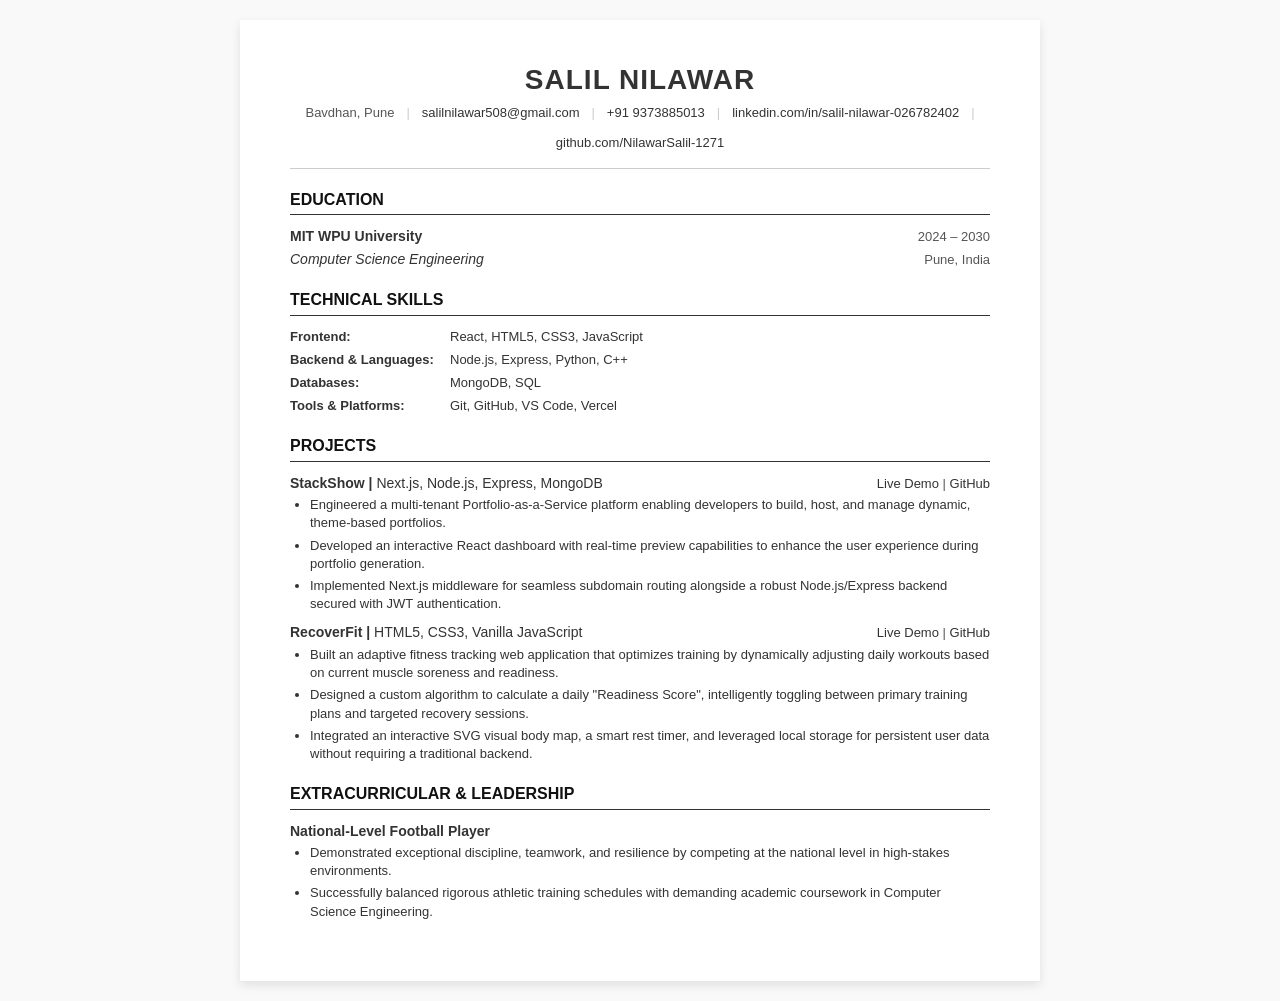
<file: resume.html>
<!DOCTYPE html>
<html lang="en">
<head>
    <meta charset="UTF-8">
    <meta name="viewport" content="width=device-width, initial-scale=1.0">
    <title>Salil Nilawar - Resume</title>
    <style>
        /* Base Reset & Typography */
        * {
            margin: 0;
            padding: 0;
            box-sizing: border-box;
        }

        body {
            font-family: 'Helvetica Neue', Helvetica, Arial, sans-serif;
            line-height: 1.4;
            color: #333;
            background-color: #f9f9f9;
            padding: 20px;
        }

        a {
            color: #333;
            text-decoration: none;
        }

        /* Resume Container - A4 Size */
        .resume-wrapper {
            background-color: #ffffff;
            width: 100%;
            max-width: 800px;
            margin: 0 auto;
            padding: 40px 50px;
            box-shadow: 0 4px 10px rgba(0,0,0,0.1);
        }

        /* Header */
        .header {
            text-align: center;
            border-bottom: 1px solid #ccc;
            padding-bottom: 15px;
            margin-bottom: 20px;
        }

        .header h1 {
            font-size: 28px;
            font-weight: bold;
            margin-bottom: 5px;
            letter-spacing: 1px;
            text-transform: uppercase;
        }

        .contact-info {
            font-size: 13px;
            color: #555;
            display: flex;
            flex-wrap: wrap;
            justify-content: center;
            gap: 12px;
        }

        .contact-info span::after {
            content: "|";
            margin-left: 12px;
            color: #ccc;
        }

        .contact-info span:last-child::after {
            content: "";
            margin-left: 0;
        }

        /* Sections */
        .section {
            margin-bottom: 20px;
        }

        .section-title {
            font-size: 16px;
            font-weight: bold;
            text-transform: uppercase;
            border-bottom: 1px solid #333;
            padding-bottom: 3px;
            margin-bottom: 12px;
            color: #111;
        }

        /* Education & Experience Items */
        .item-header {
            display: flex;
            justify-content: space-between;
            align-items: baseline;
            margin-bottom: 3px;
        }

        .item-title {
            font-weight: bold;
            font-size: 14px;
        }

        .item-subtitle {
            font-style: italic;
            font-size: 14px;
        }

        .item-date {
            font-size: 13px;
            color: #555;
            white-space: nowrap;
        }

        /* Lists */
        ul {
            list-style-type: disc;
            margin-left: 20px;
            margin-bottom: 10px;
        }

        li {
            font-size: 13px;
            margin-bottom: 4px;
        }

        /* Skills */
        .skills-grid {
            display: grid;
            grid-template-columns: 150px 1fr;
            gap: 5px 10px;
            font-size: 13px;
            margin-bottom: 10px;
        }

        .skill-category {
            font-weight: bold;
        }

        /* Print Styles */
        @media print {
            body {
                background-color: #fff;
                padding: 0;
            }
            .resume-wrapper {
                box-shadow: none;
                padding: 0;
                max-width: 100%;
            }
            a {
                text-decoration: none;
                color: #000;
            }
        }
    </style>
</head>
<body>

    <div class="resume-wrapper">
        
        <!-- HEADER -->
        <header class="header">
            <h1>Salil Nilawar</h1>
            <div class="contact-info">
                <span>Bavdhan, Pune</span>
                <span><a href="mailto:salilnilawar508@gmail.com">salilnilawar508@gmail.com</a></span>
                <span><a href="tel:+919373885013">+91 9373885013</a></span>
                <span><a href="https://linkedin.com/in/salil-nilawar-026782402" target="_blank">linkedin.com/in/salil-nilawar-026782402</a></span>
                <span><a href="https://github.com/NilawarSalil-1271" target="_blank">github.com/NilawarSalil-1271</a></span>
            </div>
        </header>

        <!-- EDUCATION -->
        <section class="section">
            <h2 class="section-title">Education</h2>
            <div class="item">
                <div class="item-header">
                    <span class="item-title">MIT WPU University</span>
                    <span class="item-date">2024 &ndash; 2030</span>
                </div>
                <div class="item-header">
                    <span class="item-subtitle">Computer Science Engineering</span>
                    <span class="item-date">Pune, India</span>
                </div>
            </div>
        </section>

        <!-- TECHNICAL SKILLS -->
        <section class="section">
            <h2 class="section-title">Technical Skills</h2>
            <div class="skills-grid">
                <div class="skill-category">Frontend:</div>
                <div>React, HTML5, CSS3, JavaScript</div>

                <div class="skill-category">Backend & Languages:</div>
                <div>Node.js, Express, Python, C++</div>

                <div class="skill-category">Databases:</div>
                <div>MongoDB, SQL</div>

                <div class="skill-category">Tools & Platforms:</div>
                <div>Git, GitHub, VS Code, Vercel</div>
            </div>
        </section>

        <!-- PROJECTS -->
        <section class="section">
            <h2 class="section-title">Projects</h2>
            
            <div class="item">
                <div class="item-header">
                    <span class="item-title">StackShow | <span style="font-weight: normal;">Next.js, Node.js, Express, MongoDB</span></span>
                    <span class="item-date"><a href="https://stackshow.vercel.app" target="_blank">Live Demo</a> | <a href="https://github.com/NilawarSalil-1271/stackshow" target="_blank">GitHub</a></span>
                </div>
                <ul>
                    <li>Engineered a multi-tenant Portfolio-as-a-Service platform enabling developers to build, host, and manage dynamic, theme-based portfolios.</li>
                    <li>Developed an interactive React dashboard with real-time preview capabilities to enhance the user experience during portfolio generation.</li>
                    <li>Implemented Next.js middleware for seamless subdomain routing alongside a robust Node.js/Express backend secured with JWT authentication.</li>
                </ul>
            </div>

            <div class="item">
                <div class="item-header">
                    <span class="item-title">RecoverFit | <span style="font-weight: normal;">HTML5, CSS3, Vanilla JavaScript</span></span>
                    <span class="item-date"><a href="https://rest-rep.vercel.app" target="_blank">Live Demo</a> | <a href="https://github.com/NilawarSalil-1271/RestRep" target="_blank">GitHub</a></span>
                </div>
                <ul>
                    <li>Built an adaptive fitness tracking web application that optimizes training by dynamically adjusting daily workouts based on current muscle soreness and readiness.</li>
                    <li>Designed a custom algorithm to calculate a daily "Readiness Score", intelligently toggling between primary training plans and targeted recovery sessions.</li>
                    <li>Integrated an interactive SVG visual body map, a smart rest timer, and leveraged local storage for persistent user data without requiring a traditional backend.</li>
                </ul>
            </div>
        </section>

        <!-- EXTRACURRICULAR -->
        <section class="section">
            <h2 class="section-title">Extracurricular & Leadership</h2>
            <div class="item">
                <div class="item-header">
                    <span class="item-title">National-Level Football Player</span>
                </div>
                <ul>
                    <li>Demonstrated exceptional discipline, teamwork, and resilience by competing at the national level in high-stakes environments.</li>
                    <li>Successfully balanced rigorous athletic training schedules with demanding academic coursework in Computer Science Engineering.</li>
                </ul>
            </div>
        </section>

    </div>

</body>
</html>
</file>
